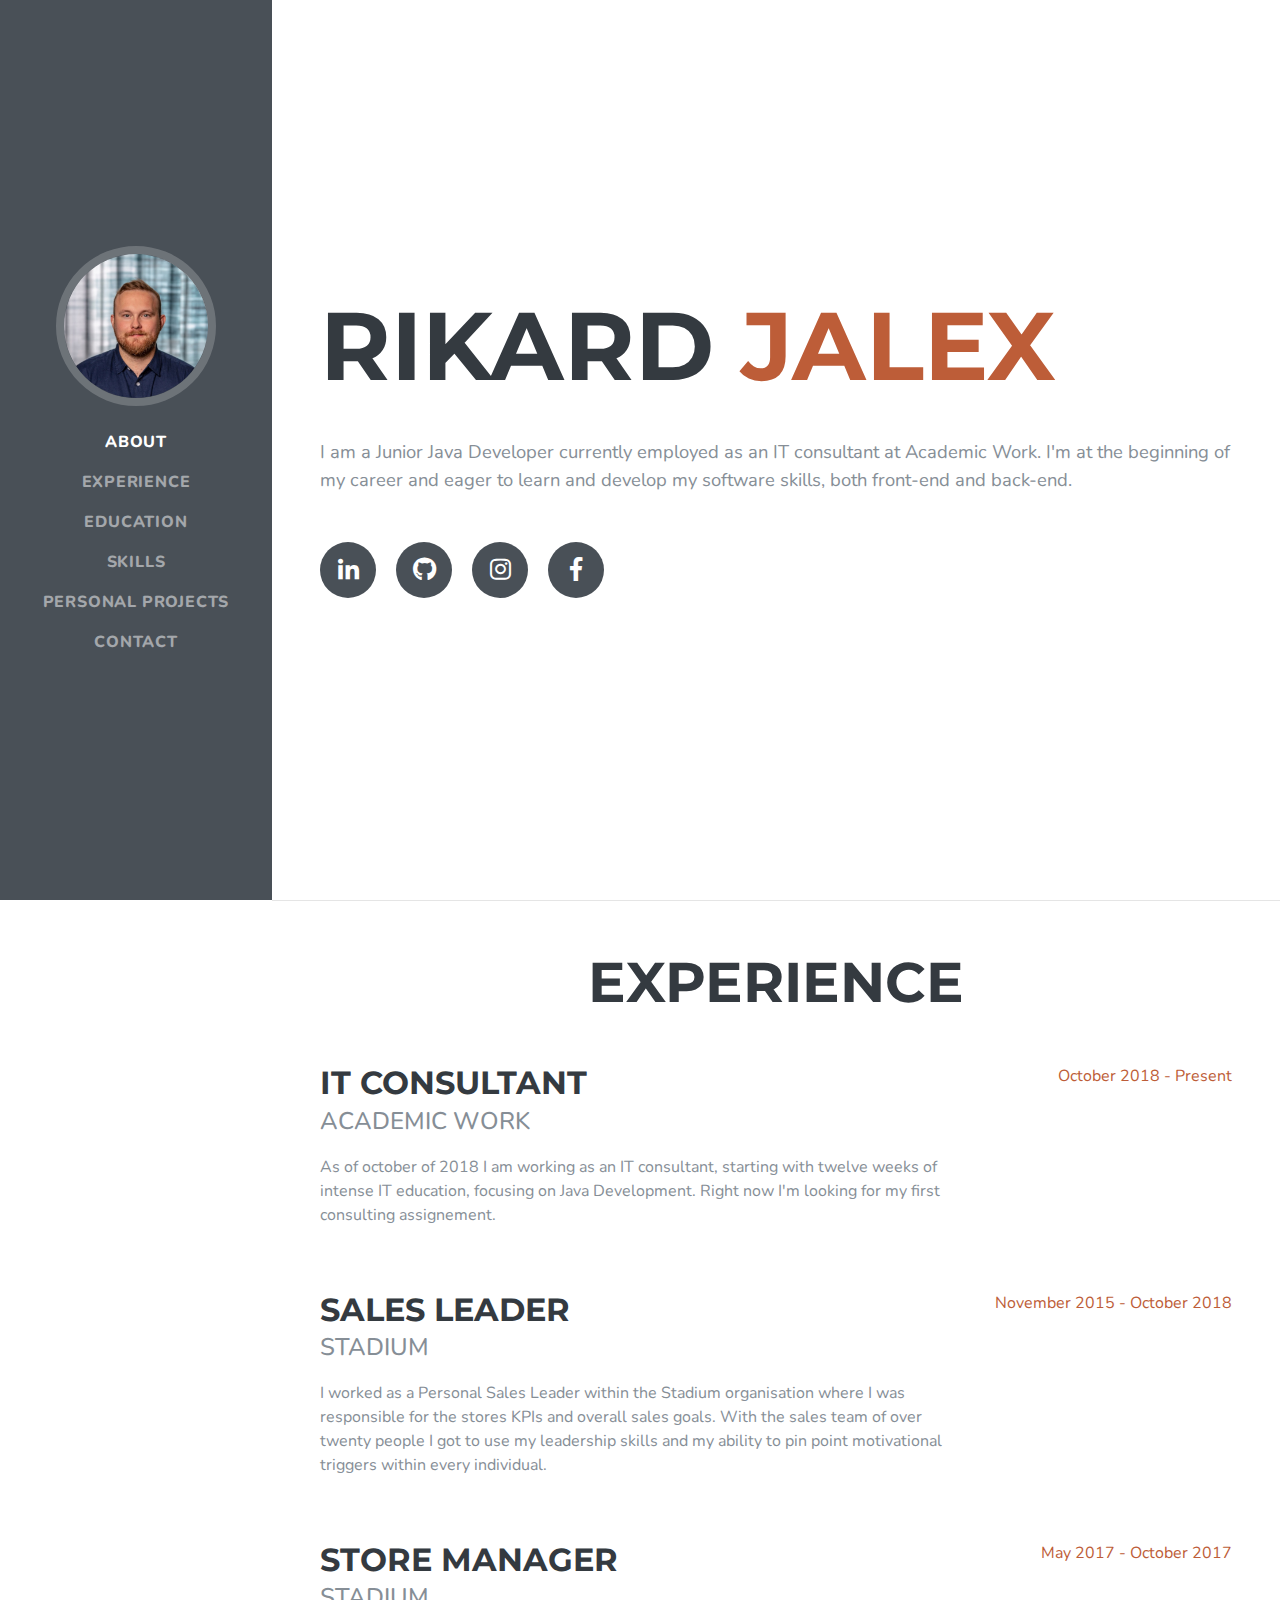
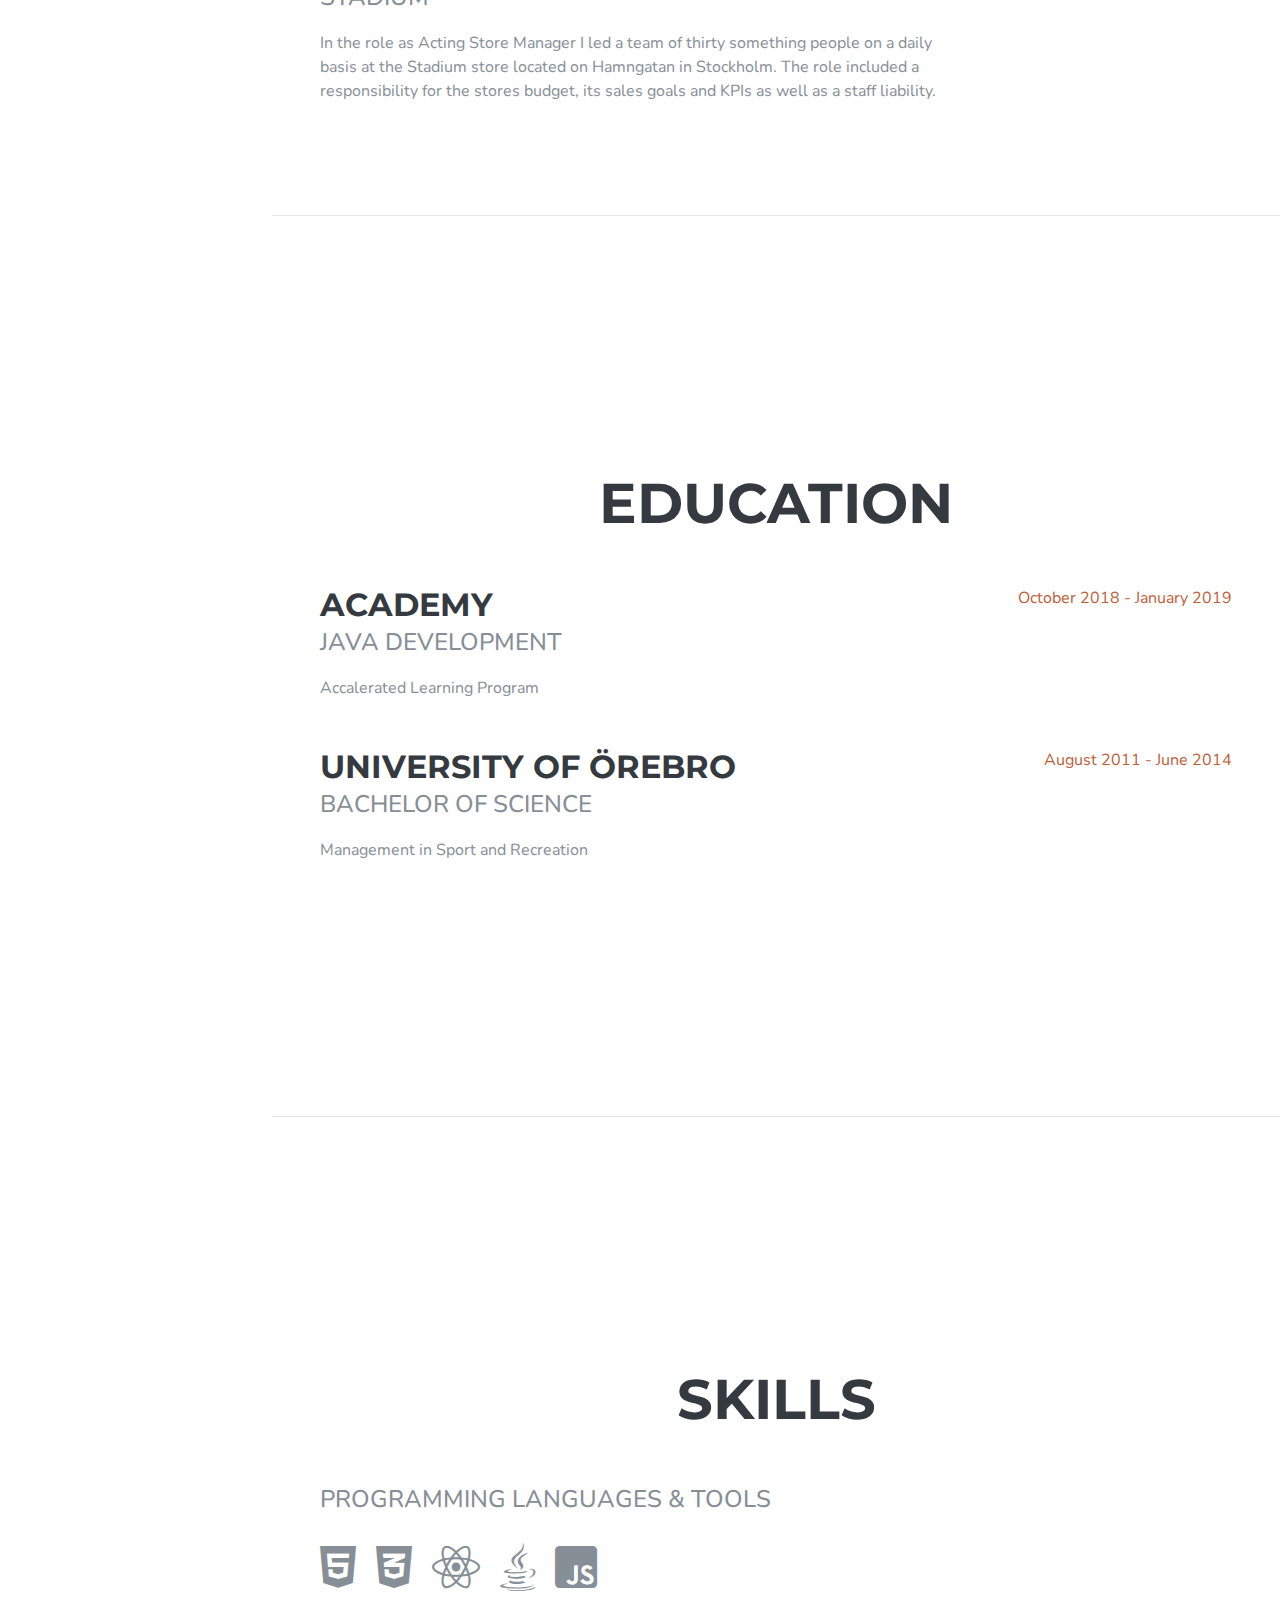
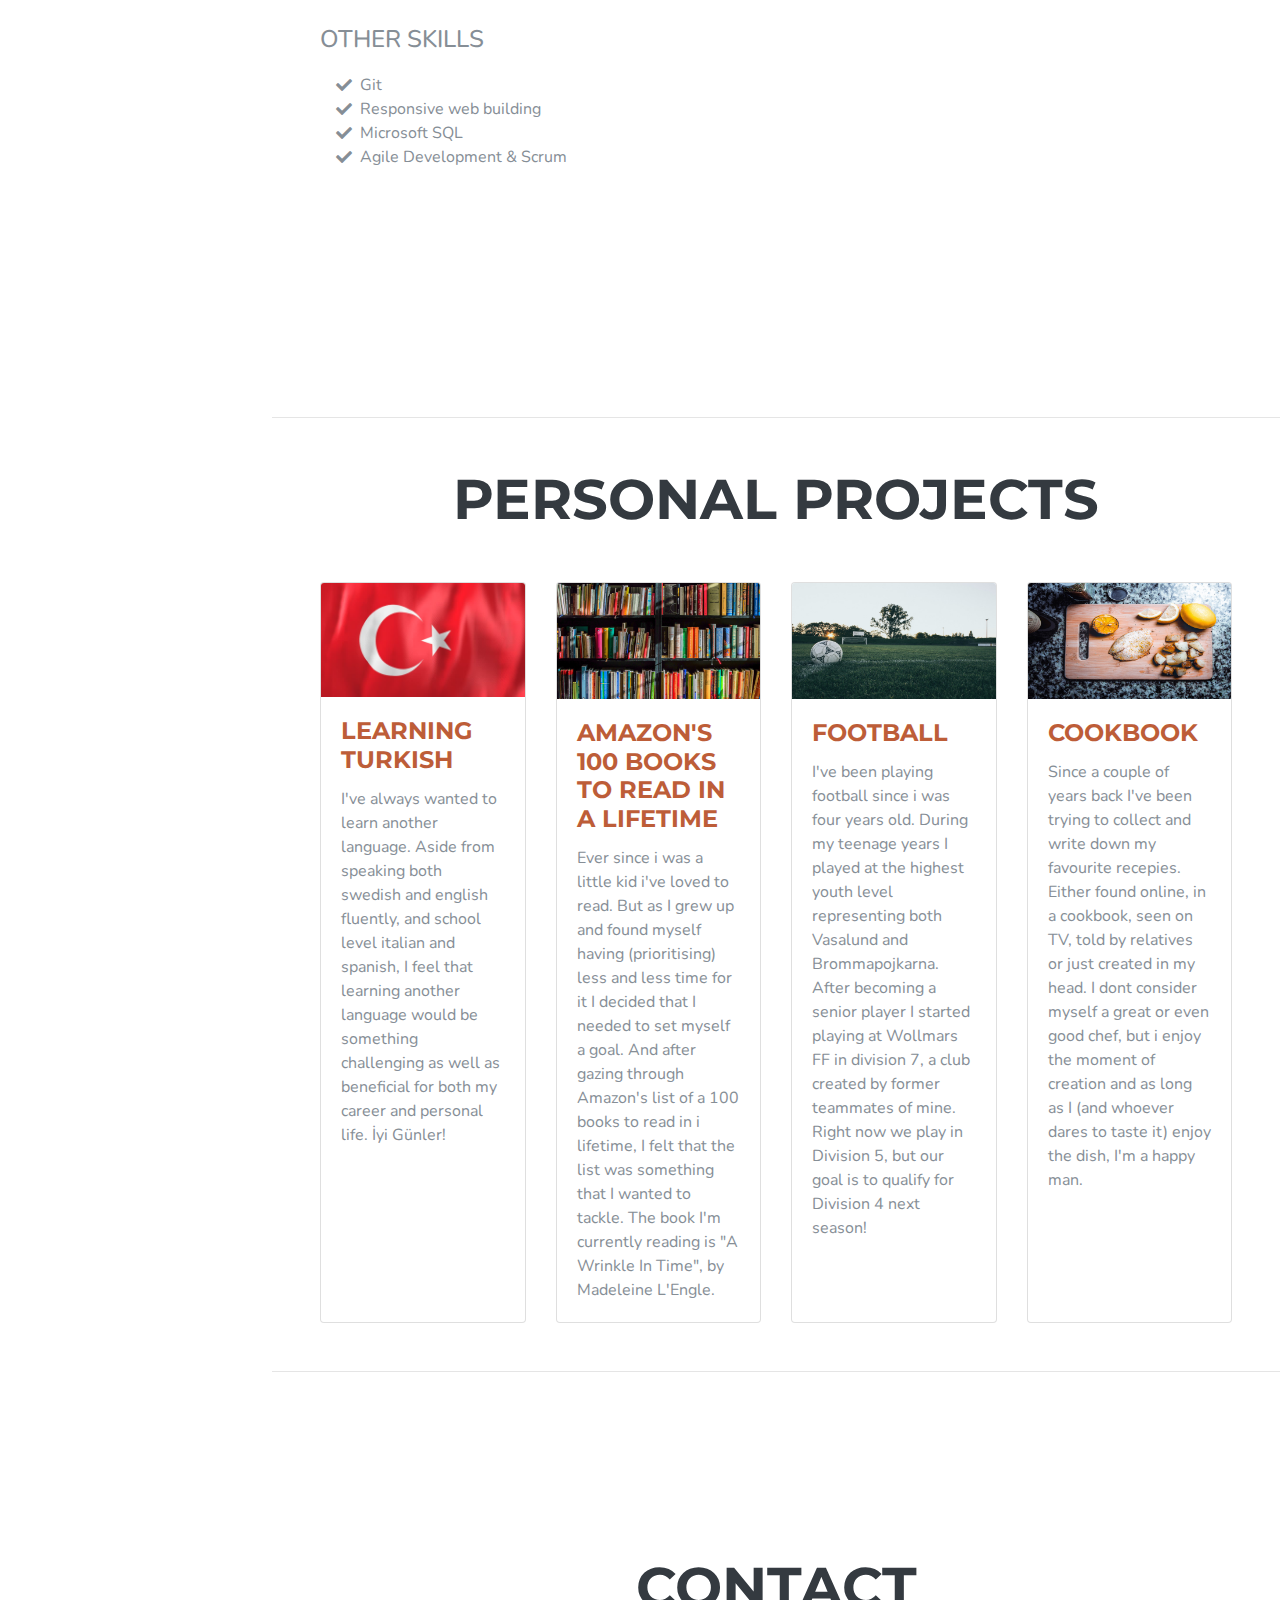
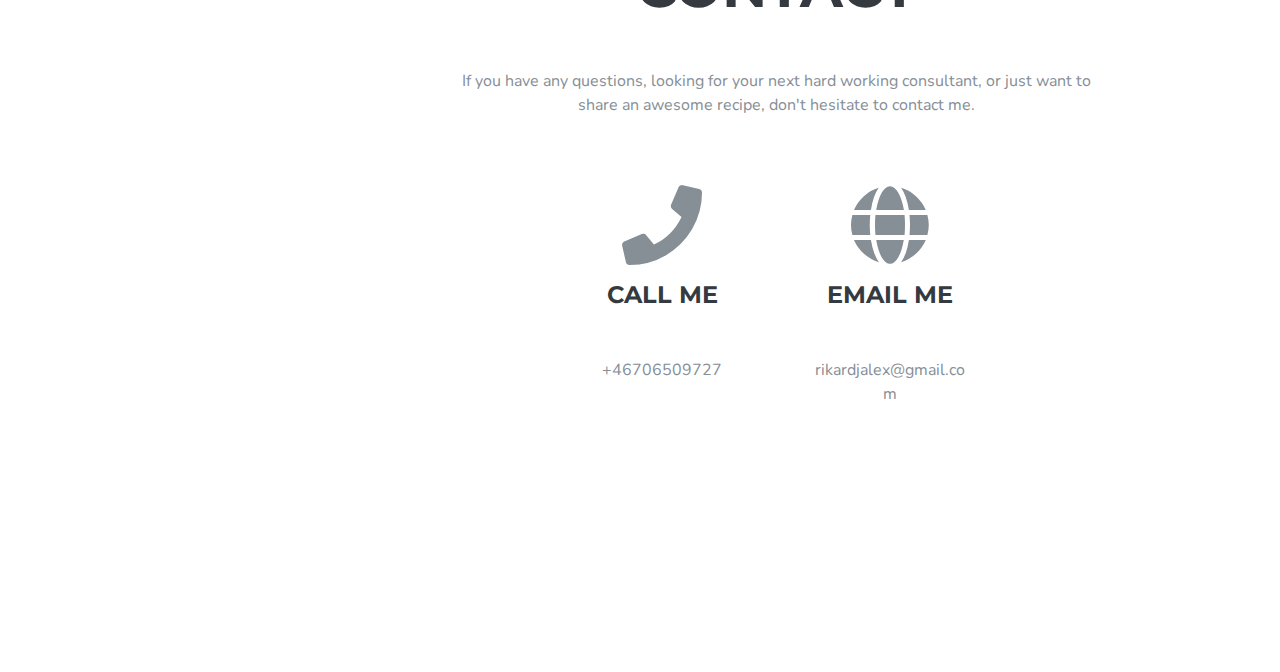
<file: HomePageRikardJalex/index.html>
<!DOCTYPE html>
<html lang="en">

  <head>

    <meta charset="utf-8">
    <meta name="viewport" content="width=device-width, initial-scale=1, shrink-to-fit=no">
    <meta name="description" content="">
    <meta name="author" content="">

    <title>Home of Rikard Jalex</title>

    <!-- Bootstrap core CSS -->
    <link href="vendor/bootstrap/css/bootstrap.min.css" rel="stylesheet">

    <!-- Custom fonts for this template -->
    <link href="https://fonts.googleapis.com/css?family=Saira+Extra+Condensed:500,700" rel="stylesheet">
    <link href="https://fonts.googleapis.com/css?family=Muli:400,400i,800,800i" rel="stylesheet">
    <link href="https://fonts.googleapis.com/css?family=Montserrat|Nunito" rel="stylesheet">
    <link href="vendor/fontawesome-free/css/all.min.css" rel="stylesheet">

    <!-- Custom styles for this template -->
    <link href="css/resume.css" rel="stylesheet">

  </head>

  <body id="page-top">

    <nav class="navbar navbar-expand-lg navbar-dark bg-primary fixed-top" id="sideNav">
      <a class="navbar-brand js-scroll-trigger" href="#page-top">
        <span class="d-block d-lg-none">Rikard Jalex</span>
        <span class="d-none d-lg-block">
          <img class="img-fluid img-profile rounded-circle mx-auto mb-2" src="img/profile.jpg" alt="">
        </span>
      </a>
      <button class="navbar-toggler" type="button" data-toggle="collapse" data-target="#navbarSupportedContent" aria-controls="navbarSupportedContent" aria-expanded="false" aria-label="Toggle navigation">
        <span class="navbar-toggler-icon"></span>
      </button>
      <div class="collapse navbar-collapse" id="navbarSupportedContent">
        <ul class="navbar-nav">
          <li class="nav-item">
            <a class="nav-link js-scroll-trigger" href="#about">About</a>
          </li>
          <li class="nav-item">
            <a class="nav-link js-scroll-trigger" href="#experience">Experience</a>
          </li>
          <li class="nav-item">
            <a class="nav-link js-scroll-trigger" href="#education">Education</a>
          </li>
          <li class="nav-item">
            <a class="nav-link js-scroll-trigger" href="#skills">Skills</a>
          </li>
          <li class="nav-item">
            <a class="nav-link js-scroll-trigger" href="#interests">Personal Projects</a>
          </li>
          <li class="nav-item">
            <a class="nav-link js-scroll-trigger" href="#awards">Contact</a>
          </li>
        </ul>
      </div>
    </nav>

    <div class="container-fluid p-0">

      <section class="resume-section p-3 p-lg-5 d-flex d-column" id="about">
        <div class="my-auto">
          <h1 class="mb-0">Rikard
            <span class="text-primary">Jalex</span>
          </h1>
          <div class="subheading mb-5">
            <a href="rikardjalex@gmail.com"></a>
          </div>
          <p class="lead mb-5">I am a Junior Java Developer currently employed as an IT consultant at Academic Work. I'm at the beginning of my career 
            and eager to learn and develop my software skills, both front-end and back-end. 
          </p>
          <div class="social-icons">
            <a href="#">
              <i class="fab fa-linkedin-in"></i>
            </a>
            <a href="#">
              <i class="fab fa-github"></i>
            </a>
            <a href="#">
              <i class="fab fa-instagram"></i>
            </a>
            <a href="#">
              <i class="fab fa-facebook-f"></i>
            </a>
          </div>
        </div>
      </section>

      <hr class="m-0">

      <section class="resume-section p-3 p-lg-5 d-flex flex-column" id="experience">
        <div class="my-auto">
          <h2 class="mb-5 text-center">Experience</h2>

          <div class="resume-item d-flex flex-column flex-md-row mb-5">
            <div class="resume-content mr-auto">
              <h3 class="mb-0">IT consultant</h3>
              <div class="subheading mb-3">Academic Work</div>
              <p>As of october of 2018 I am working as an IT consultant, starting with twelve weeks of intense IT education, focusing on Java Development. 
                Right now I'm looking for my first consulting assignement.
              </p>
            </div>
            <div class="resume-date text-md-right">
              <span class="text-primary">October 2018 - Present</span>
            </div>
          </div>

          <div class="resume-item d-flex flex-column flex-md-row mb-5">
            <div class="resume-content mr-auto">
              <h3 class="mb-0">Sales Leader</h3>
              <div class="subheading mb-3">Stadium</div>
              <p>I worked as a Personal Sales Leader within the Stadium organisation where I was responsible for the stores KPIs and overall sales goals. 
                With the sales team of over twenty people 
                I got to use my leadership skills and my ability to pin point motivational triggers within every individual.</p>
            </div>
            <div class="resume-date text-md-right">
              <span class="text-primary">November 2015 - October 2018</span>
            </div>
          </div>

          <div class="resume-item d-flex flex-column flex-md-row mb-5">
            <div class="resume-content mr-auto">
              <h3 class="mb-0">Store Manager</h3>
              <div class="subheading mb-3">Stadium</div>
              <p>In the role as Acting Store Manager I led a team of thirty something people on a daily basis at the Stadium store 
                located on Hamngatan in Stockholm. The role included a responsibility for the stores budget, its sales goals and KPIs as 
                well as a staff liability.</p>
            </div>
            <div class="resume-date text-md-right">
              <span class="text-primary">May 2017 - October 2017</span>
            </div>
          </div>

         

        </div>

      </section>

      <hr class="m-0">

      <section class="resume-section p-3 p-lg-5 d-flex flex-column" id="education">
        <div class="my-auto">
          <h2 class="mb-5 text-center">Education</h2>

          <div class="resume-item d-flex flex-column flex-md-row mb-5">
            <div class="resume-content mr-auto">
              <h3 class="mb-0">Academy</h3>
              <div class="subheading mb-3">Java Development</div>
              <div>Accalerated Learning Program</div>
              
            </div>
            <div class="resume-date text-md-right">
              <span class="text-primary">October 2018 - January 2019</span>
            </div>
          </div>

          <div class="resume-item d-flex flex-column flex-md-row">
            <div class="resume-content mr-auto">
              <h3 class="mb-0">University of Örebro</h3>
              <div class="subheading mb-3">Bachelor of Science</div>
              <div>Management in Sport and Recreation</div>
            </div>
            <div class="resume-date text-md-right">
              <span class="text-primary">August 2011 - June 2014</span>
            </div>
          </div>

        </div>
      </section>

      <hr class="m-0">

      <section class="resume-section p-3 p-lg-5 d-flex flex-column" id="skills">
        <div class="my-auto">
          <h2 class="mb-5 text-center">Skills</h2>

          <div class="subheading mb-3">Programming Languages &amp; Tools</div>
          <ul class="list-inline dev-icons">
            <li class="list-inline-item">
              <i class="fab fa-html5"></i>
            </li>
            <li class="list-inline-item">
              <i class="fab fa-css3-alt"></i>
            </li>
            <li class="list-inline-item">
              <i class="fab fa-react"></i>
            </li>
            <li class="list-inline-item">
              <i class="fab fa-java"></i>
            </li>
            <li class="list-inline-item">
                <i class="fab fa-js-square  "></i>
            </li>

          </ul>

          <div class="subheading mb-3">Other skills</div>
          <ul class="fa-ul mb-0">
            <li>
              <i class="fa-li fa fa-check"></i>
              Git</li>
            <li>
              <i class="fa-li fa fa-check"></i>
              Responsive web building</li>
            <li>
              <i class="fa-li fa fa-check"></i>
              Microsoft SQL</li>
            <li>
              <i class="fa-li fa fa-check"></i>
              Agile Development &amp; Scrum</li>
          </ul>
        </div>
      </section>

      <hr class="m-0">

      

      <section class="resume-section p-3 p-lg-5 d-flex flex-column" id="interests">
          <h2 class="mb-5 text-center ">Personal Projects</h2> 
          <div class="row">
              <div class="col-lg-3 col-md-4 col-sm-6 portfolio-item">
                <div class="card h-100">
                  <a href="#"><img class="card-img-top" src="img/turkey.jpg" alt=""></a>
                  <div class="card-body">
                    <h4 class="card-title">
                      <a href="#">Learning Turkish</a>
                    </h4>
                    <p class="card-text">I've always wanted to learn another language. Aside from speaking both swedish
                      and english fluently, and school level italian and spanish, I feel that learning another language would be something
                      challenging as well as beneficial for both my career and personal life. İyi Günler!
                    </p>
                  </div>
                </div>
              </div>
              <div class="col-lg-3 col-md-4 col-sm-6 portfolio-item">
                <div class="card h-100">
                  <a href="#"><img class="card-img-top" src="img/books.jpg" alt=""></a>
                  <div class="card-body">
                    <h4 class="card-title">
                      <a href="#">Amazon's 100 Books to Read in a Lifetime</a>
                    </h4>
                    <p class="card-text">Ever since i was a little kid i've loved to read. But as I grew up and found
                      myself having (prioritising) less and less time for it I decided that I needed to set myself a goal.
                      And after gazing through Amazon's list of a 100 books to read in i lifetime, I felt that the list 
                      was something that I wanted to tackle. The book I'm currently reading is "A Wrinkle In Time", by Madeleine L'Engle. 
                    </p>
                  </div>
                </div>
              </div>
              <div class="col-lg-3 col-md-4 col-sm-6 portfolio-item">
                <div class="card h-100">
                  <a href="#"><img class="card-img-top" src="img/football.jpg" alt=""></a>
                  <div class="card-body">
                    <h4 class="card-title">
                      <a href="#">Football</a>
                    </h4>
                    <p class="card-text">I've been playing football since i was four years old. During my teenage years I played
                      at the highest youth level representing both Vasalund and Brommapojkarna. After becoming a senior player I started 
                    playing at Wollmars FF in division 7, a club created by former teammates of mine. Right now we play in Division 5, but 
                    our goal is to qualify for Division 4 next season!
                    </p>
                  </div>
                </div>
              </div>
              <div class="col-lg-3 col-md-4 col-sm-6 portfolio-item">
                <div class="card h-100">
                  <a href="#"><img class="card-img-top" src="img/Cooking.jpg" alt=""></a>
                  <div class="card-body">
                    <h4 class="card-title">
                      <a href="#">Cookbook </a>
                    </h4>
                    <p class="card-text">Since a couple of years back I've been trying to collect and write down my favourite recepies. Either 
                      found online, in a cookbook, seen on TV, told by relatives or just created in my head. I dont consider myself a great or even 
                      good chef, but i enjoy the moment of creation and as long as I (and whoever dares to taste it) enjoy the dish, I'm a happy man. 
                    </p>
                  </div>
                </div>
              </div>
      </section>

      <hr class="m-0">

      <section class="resume-section p-3 p-lg-5 d-flex flex-column" id="awards">
        <div class="my-auto">
          
          <section id="contact">
              <div class="container">
                  <h2 class="text-center mb-5">Contact</h2>
                  <p class="text-center w-75 m-auto">If you have any questions, looking for your next hard working consultant, 
                    or just want to share an awesome recipe, don't hesitate to contact me.</p>
                  <div class="row justify-content-md-center">
                    <div class="col-sm-12 col-md-6 col-lg-3 my-5">
                      <div class="card border-0">
                         <div class="card-body text-center">
                           <i class="fa fa-phone fa-5x mb-3" aria-hidden="true"></i>
                           <h4 class="text-uppercase mb-5">call me</h4>
                           <p>+46706509727</p>
                         </div>
                       </div>
                    </div>
                   
                    <div class="col-sm-12 col-md-6 col-lg-3 my-5">
                      <div class="card border-0">
                         <div class="card-body text-center">
                           <i class="fa fa-globe fa-5x mb-3" aria-hidden="true"></i>
                           <h4 class="text-uppercase mb-5">email me</h4>
                           <p>rikardjalex@gmail.com</p>
                         </div>
                       </div>
                    </div>
                  </div>
              </div>
            </div>
          </section>
      </section>

    </div>

    <!-- Bootstrap core JavaScript -->
    <script src="vendor/jquery/jquery.min.js"></script>
    <script src="vendor/bootstrap/js/bootstrap.bundle.min.js"></script>

    <!-- Plugin JavaScript -->
    <script src="vendor/jquery-easing/jquery.easing.min.js"></script>

    <!-- Custom scripts for this template -->
    <script src="js/resume.min.js"></script>

  </body>

</html>
</file>
<file: HomePageRikardJalex/vendor/fontawesome-free/css/all.min.css>
/*!
 * Font Awesome Free 5.3.1 by @fontawesome - https://fontawesome.com
 * License - https://fontawesome.com/license/free (Icons: CC BY 4.0, Fonts: SIL OFL 1.1, Code: MIT License)
 */
.fa,.fab,.fal,.far,.fas{-moz-osx-font-smoothing:grayscale;-webkit-font-smoothing:antialiased;display:inline-block;font-style:normal;font-variant:normal;text-rendering:auto;line-height:1}.fa-lg{font-size:1.33333em;line-height:.75em;vertical-align:-.0667em}.fa-xs{font-size:.75em}.fa-sm{font-size:.875em}.fa-1x{font-size:1em}.fa-2x{font-size:2em}.fa-3x{font-size:3em}.fa-4x{font-size:4em}.fa-5x{font-size:5em}.fa-6x{font-size:6em}.fa-7x{font-size:7em}.fa-8x{font-size:8em}.fa-9x{font-size:9em}.fa-10x{font-size:10em}.fa-fw{text-align:center;width:1.25em}.fa-ul{list-style-type:none;margin-left:2.5em;padding-left:0}.fa-ul>li{position:relative}.fa-li{left:-2em;position:absolute;text-align:center;width:2em;line-height:inherit}.fa-border{border:.08em solid #eee;border-radius:.1em;padding:.2em .25em .15em}.fa-pull-left{float:left}.fa-pull-right{float:right}.fa.fa-pull-left,.fab.fa-pull-left,.fal.fa-pull-left,.far.fa-pull-left,.fas.fa-pull-left{margin-right:.3em}.fa.fa-pull-right,.fab.fa-pull-right,.fal.fa-pull-right,.far.fa-pull-right,.fas.fa-pull-right{margin-left:.3em}.fa-spin{animation:fa-spin 2s infinite linear}.fa-pulse{animation:fa-spin 1s infinite steps(8)}@keyframes fa-spin{0%{transform:rotate(0deg)}to{transform:rotate(1turn)}}.fa-rotate-90{-ms-filter:"progid:DXImageTransform.Microsoft.BasicImage(rotation=1)";transform:rotate(90deg)}.fa-rotate-180{-ms-filter:"progid:DXImageTransform.Microsoft.BasicImage(rotation=2)";transform:rotate(180deg)}.fa-rotate-270{-ms-filter:"progid:DXImageTransform.Microsoft.BasicImage(rotation=3)";transform:rotate(270deg)}.fa-flip-horizontal{-ms-filter:"progid:DXImageTransform.Microsoft.BasicImage(rotation=0, mirror=1)";transform:scaleX(-1)}.fa-flip-vertical{transform:scaleY(-1)}.fa-flip-horizontal.fa-flip-vertical,.fa-flip-vertical{-ms-filter:"progid:DXImageTransform.Microsoft.BasicImage(rotation=2, mirror=1)"}.fa-flip-horizontal.fa-flip-vertical{transform:scale(-1)}:root .fa-flip-horizontal,:root .fa-flip-vertical,:root .fa-rotate-90,:root .fa-rotate-180,:root .fa-rotate-270{-webkit-filter:none;filter:none}.fa-stack{display:inline-block;height:2em;line-height:2em;position:relative;vertical-align:middle;width:2em}.fa-stack-1x,.fa-stack-2x{left:0;position:absolute;text-align:center;width:100%}.fa-stack-1x{line-height:inherit}.fa-stack-2x{font-size:2em}.fa-inverse{color:#fff}.fa-500px:before{content:"\f26e"}.fa-accessible-icon:before{content:"\f368"}.fa-accusoft:before{content:"\f369"}.fa-ad:before{content:"\f641"}.fa-address-book:before{content:"\f2b9"}.fa-address-card:before{content:"\f2bb"}.fa-adjust:before{content:"\f042"}.fa-adn:before{content:"\f170"}.fa-adversal:before{content:"\f36a"}.fa-affiliatetheme:before{content:"\f36b"}.fa-air-freshener:before{content:"\f5d0"}.fa-algolia:before{content:"\f36c"}.fa-align-center:before{content:"\f037"}.fa-align-justify:before{content:"\f039"}.fa-align-left:before{content:"\f036"}.fa-align-right:before{content:"\f038"}.fa-alipay:before{content:"\f642"}.fa-allergies:before{content:"\f461"}.fa-amazon:before{content:"\f270"}.fa-amazon-pay:before{content:"\f42c"}.fa-ambulance:before{content:"\f0f9"}.fa-american-sign-language-interpreting:before{content:"\f2a3"}.fa-amilia:before{content:"\f36d"}.fa-anchor:before{content:"\f13d"}.fa-android:before{content:"\f17b"}.fa-angellist:before{content:"\f209"}.fa-angle-double-down:before{content:"\f103"}.fa-angle-double-left:before{content:"\f100"}.fa-angle-double-right:before{content:"\f101"}.fa-angle-double-up:before{content:"\f102"}.fa-angle-down:before{content:"\f107"}.fa-angle-left:before{content:"\f104"}.fa-angle-right:before{content:"\f105"}.fa-angle-up:before{content:"\f106"}.fa-angry:before{content:"\f556"}.fa-angrycreative:before{content:"\f36e"}.fa-angular:before{content:"\f420"}.fa-ankh:before{content:"\f644"}.fa-app-store:before{content:"\f36f"}.fa-app-store-ios:before{content:"\f370"}.fa-apper:before{content:"\f371"}.fa-apple:before{content:"\f179"}.fa-apple-alt:before{content:"\f5d1"}.fa-apple-pay:before{content:"\f415"}.fa-archive:before{content:"\f187"}.fa-archway:before{content:"\f557"}.fa-arrow-alt-circle-down:before{content:"\f358"}.fa-arrow-alt-circle-left:before{content:"\f359"}.fa-arrow-alt-circle-right:before{content:"\f35a"}.fa-arrow-alt-circle-up:before{content:"\f35b"}.fa-arrow-circle-down:before{content:"\f0ab"}.fa-arrow-circle-left:before{content:"\f0a8"}.fa-arrow-circle-right:before{content:"\f0a9"}.fa-arrow-circle-up:before{content:"\f0aa"}.fa-arrow-down:before{content:"\f063"}.fa-arrow-left:before{content:"\f060"}.fa-arrow-right:before{content:"\f061"}.fa-arrow-up:before{content:"\f062"}.fa-arrows-alt:before{content:"\f0b2"}.fa-arrows-alt-h:before{content:"\f337"}.fa-arrows-alt-v:before{content:"\f338"}.fa-assistive-listening-systems:before{content:"\f2a2"}.fa-asterisk:before{content:"\f069"}.fa-asymmetrik:before{content:"\f372"}.fa-at:before{content:"\f1fa"}.fa-atlas:before{content:"\f558"}.fa-atom:before{content:"\f5d2"}.fa-audible:before{content:"\f373"}.fa-audio-description:before{content:"\f29e"}.fa-autoprefixer:before{content:"\f41c"}.fa-avianex:before{content:"\f374"}.fa-aviato:before{content:"\f421"}.fa-award:before{content:"\f559"}.fa-aws:before{content:"\f375"}.fa-backspace:before{content:"\f55a"}.fa-backward:before{content:"\f04a"}.fa-balance-scale:before{content:"\f24e"}.fa-ban:before{content:"\f05e"}.fa-band-aid:before{content:"\f462"}.fa-bandcamp:before{content:"\f2d5"}.fa-barcode:before{content:"\f02a"}.fa-bars:before{content:"\f0c9"}.fa-baseball-ball:before{content:"\f433"}.fa-basketball-ball:before{content:"\f434"}.fa-bath:before{content:"\f2cd"}.fa-battery-empty:before{content:"\f244"}.fa-battery-full:before{content:"\f240"}.fa-battery-half:before{content:"\f242"}.fa-battery-quarter:before{content:"\f243"}.fa-battery-three-quarters:before{content:"\f241"}.fa-bed:before{content:"\f236"}.fa-beer:before{content:"\f0fc"}.fa-behance:before{content:"\f1b4"}.fa-behance-square:before{content:"\f1b5"}.fa-bell:before{content:"\f0f3"}.fa-bell-slash:before{content:"\f1f6"}.fa-bezier-curve:before{content:"\f55b"}.fa-bible:before{content:"\f647"}.fa-bicycle:before{content:"\f206"}.fa-bimobject:before{content:"\f378"}.fa-binoculars:before{content:"\f1e5"}.fa-birthday-cake:before{content:"\f1fd"}.fa-bitbucket:before{content:"\f171"}.fa-bitcoin:before{content:"\f379"}.fa-bity:before{content:"\f37a"}.fa-black-tie:before{content:"\f27e"}.fa-blackberry:before{content:"\f37b"}.fa-blender:before{content:"\f517"}.fa-blind:before{content:"\f29d"}.fa-blogger:before{content:"\f37c"}.fa-blogger-b:before{content:"\f37d"}.fa-bluetooth:before{content:"\f293"}.fa-bluetooth-b:before{content:"\f294"}.fa-bold:before{content:"\f032"}.fa-bolt:before{content:"\f0e7"}.fa-bomb:before{content:"\f1e2"}.fa-bone:before{content:"\f5d7"}.fa-bong:before{content:"\f55c"}.fa-book:before{content:"\f02d"}.fa-book-open:before{content:"\f518"}.fa-book-reader:before{content:"\f5da"}.fa-bookmark:before{content:"\f02e"}.fa-bowling-ball:before{content:"\f436"}.fa-box:before{content:"\f466"}.fa-box-open:before{content:"\f49e"}.fa-boxes:before{content:"\f468"}.fa-braille:before{content:"\f2a1"}.fa-brain:before{content:"\f5dc"}.fa-briefcase:before{content:"\f0b1"}.fa-briefcase-medical:before{content:"\f469"}.fa-broadcast-tower:before{content:"\f519"}.fa-broom:before{content:"\f51a"}.fa-brush:before{content:"\f55d"}.fa-btc:before{content:"\f15a"}.fa-bug:before{content:"\f188"}.fa-building:before{content:"\f1ad"}.fa-bullhorn:before{content:"\f0a1"}.fa-bullseye:before{content:"\f140"}.fa-burn:before{content:"\f46a"}.fa-buromobelexperte:before{content:"\f37f"}.fa-bus:before{content:"\f207"}.fa-bus-alt:before{content:"\f55e"}.fa-business-time:before{content:"\f64a"}.fa-buysellads:before{content:"\f20d"}.fa-calculator:before{content:"\f1ec"}.fa-calendar:before{content:"\f133"}.fa-calendar-alt:before{content:"\f073"}.fa-calendar-check:before{content:"\f274"}.fa-calendar-minus:before{content:"\f272"}.fa-calendar-plus:before{content:"\f271"}.fa-calendar-times:before{content:"\f273"}.fa-camera:before{content:"\f030"}.fa-camera-retro:before{content:"\f083"}.fa-cannabis:before{content:"\f55f"}.fa-capsules:before{content:"\f46b"}.fa-car:before{content:"\f1b9"}.fa-car-alt:before{content:"\f5de"}.fa-car-battery:before{content:"\f5df"}.fa-car-crash:before{content:"\f5e1"}.fa-car-side:before{content:"\f5e4"}.fa-caret-down:before{content:"\f0d7"}.fa-caret-left:before{content:"\f0d9"}.fa-caret-right:before{content:"\f0da"}.fa-caret-square-down:before{content:"\f150"}.fa-caret-square-left:before{content:"\f191"}.fa-caret-square-right:before{content:"\f152"}.fa-caret-square-up:before{content:"\f151"}.fa-caret-up:before{content:"\f0d8"}.fa-cart-arrow-down:before{content:"\f218"}.fa-cart-plus:before{content:"\f217"}.fa-cc-amazon-pay:before{content:"\f42d"}.fa-cc-amex:before{content:"\f1f3"}.fa-cc-apple-pay:before{content:"\f416"}.fa-cc-diners-club:before{content:"\f24c"}.fa-cc-discover:before{content:"\f1f2"}.fa-cc-jcb:before{content:"\f24b"}.fa-cc-mastercard:before{content:"\f1f1"}.fa-cc-paypal:before{content:"\f1f4"}.fa-cc-stripe:before{content:"\f1f5"}.fa-cc-visa:before{content:"\f1f0"}.fa-centercode:before{content:"\f380"}.fa-certificate:before{content:"\f0a3"}.fa-chalkboard:before{content:"\f51b"}.fa-chalkboard-teacher:before{content:"\f51c"}.fa-charging-station:before{content:"\f5e7"}.fa-chart-area:before{content:"\f1fe"}.fa-chart-bar:before{content:"\f080"}.fa-chart-line:before{content:"\f201"}.fa-chart-pie:before{content:"\f200"}.fa-check:before{content:"\f00c"}.fa-check-circle:before{content:"\f058"}.fa-check-double:before{content:"\f560"}.fa-check-square:before{content:"\f14a"}.fa-chess:before{content:"\f439"}.fa-chess-bishop:before{content:"\f43a"}.fa-chess-board:before{content:"\f43c"}.fa-chess-king:before{content:"\f43f"}.fa-chess-knight:before{content:"\f441"}.fa-chess-pawn:before{content:"\f443"}.fa-chess-queen:before{content:"\f445"}.fa-chess-rook:before{content:"\f447"}.fa-chevron-circle-down:before{content:"\f13a"}.fa-chevron-circle-left:before{content:"\f137"}.fa-chevron-circle-right:before{content:"\f138"}.fa-chevron-circle-up:before{content:"\f139"}.fa-chevron-down:before{content:"\f078"}.fa-chevron-left:before{content:"\f053"}.fa-chevron-right:before{content:"\f054"}.fa-chevron-up:before{content:"\f077"}.fa-child:before{content:"\f1ae"}.fa-chrome:before{content:"\f268"}.fa-church:before{content:"\f51d"}.fa-circle:before{content:"\f111"}.fa-circle-notch:before{content:"\f1ce"}.fa-city:before{content:"\f64f"}.fa-clipboard:before{content:"\f328"}.fa-clipboard-check:before{content:"\f46c"}.fa-clipboard-list:before{content:"\f46d"}.fa-clock:before{content:"\f017"}.fa-clone:before{content:"\f24d"}.fa-closed-captioning:before{content:"\f20a"}.fa-cloud:before{content:"\f0c2"}.fa-cloud-download-alt:before{content:"\f381"}.fa-cloud-upload-alt:before{content:"\f382"}.fa-cloudscale:before{content:"\f383"}.fa-cloudsmith:before{content:"\f384"}.fa-cloudversify:before{content:"\f385"}.fa-cocktail:before{content:"\f561"}.fa-code:before{content:"\f121"}.fa-code-branch:before{content:"\f126"}.fa-codepen:before{content:"\f1cb"}.fa-codiepie:before{content:"\f284"}.fa-coffee:before{content:"\f0f4"}.fa-cog:before{content:"\f013"}.fa-cogs:before{content:"\f085"}.fa-coins:before{content:"\f51e"}.fa-columns:before{content:"\f0db"}.fa-comment:before{content:"\f075"}.fa-comment-alt:before{content:"\f27a"}.fa-comment-dollar:before{content:"\f651"}.fa-comment-dots:before{content:"\f4ad"}.fa-comment-slash:before{content:"\f4b3"}.fa-comments:before{content:"\f086"}.fa-comments-dollar:before{content:"\f653"}.fa-compact-disc:before{content:"\f51f"}.fa-compass:before{content:"\f14e"}.fa-compress:before{content:"\f066"}.fa-concierge-bell:before{content:"\f562"}.fa-connectdevelop:before{content:"\f20e"}.fa-contao:before{content:"\f26d"}.fa-cookie:before{content:"\f563"}.fa-cookie-bite:before{content:"\f564"}.fa-copy:before{content:"\f0c5"}.fa-copyright:before{content:"\f1f9"}.fa-couch:before{content:"\f4b8"}.fa-cpanel:before{content:"\f388"}.fa-creative-commons:before{content:"\f25e"}.fa-creative-commons-by:before{content:"\f4e7"}.fa-creative-commons-nc:before{content:"\f4e8"}.fa-creative-commons-nc-eu:before{content:"\f4e9"}.fa-creative-commons-nc-jp:before{content:"\f4ea"}.fa-creative-commons-nd:before{content:"\f4eb"}.fa-creative-commons-pd:before{content:"\f4ec"}.fa-creative-commons-pd-alt:before{content:"\f4ed"}.fa-creative-commons-remix:before{content:"\f4ee"}.fa-creative-commons-sa:before{content:"\f4ef"}.fa-creative-commons-sampling:before{content:"\f4f0"}.fa-creative-commons-sampling-plus:before{content:"\f4f1"}.fa-creative-commons-share:before{content:"\f4f2"}.fa-credit-card:before{content:"\f09d"}.fa-crop:before{content:"\f125"}.fa-crop-alt:before{content:"\f565"}.fa-cross:before{content:"\f654"}.fa-crosshairs:before{content:"\f05b"}.fa-crow:before{content:"\f520"}.fa-crown:before{content:"\f521"}.fa-css3:before{content:"\f13c"}.fa-css3-alt:before{content:"\f38b"}.fa-cube:before{content:"\f1b2"}.fa-cubes:before{content:"\f1b3"}.fa-cut:before{content:"\f0c4"}.fa-cuttlefish:before{content:"\f38c"}.fa-d-and-d:before{content:"\f38d"}.fa-dashcube:before{content:"\f210"}.fa-database:before{content:"\f1c0"}.fa-deaf:before{content:"\f2a4"}.fa-delicious:before{content:"\f1a5"}.fa-deploydog:before{content:"\f38e"}.fa-deskpro:before{content:"\f38f"}.fa-desktop:before{content:"\f108"}.fa-deviantart:before{content:"\f1bd"}.fa-dharmachakra:before{content:"\f655"}.fa-diagnoses:before{content:"\f470"}.fa-dice:before{content:"\f522"}.fa-dice-five:before{content:"\f523"}.fa-dice-four:before{content:"\f524"}.fa-dice-one:before{content:"\f525"}.fa-dice-six:before{content:"\f526"}.fa-dice-three:before{content:"\f527"}.fa-dice-two:before{content:"\f528"}.fa-digg:before{content:"\f1a6"}.fa-digital-ocean:before{content:"\f391"}.fa-digital-tachograph:before{content:"\f566"}.fa-directions:before{content:"\f5eb"}.fa-discord:before{content:"\f392"}.fa-discourse:before{content:"\f393"}.fa-divide:before{content:"\f529"}.fa-dizzy:before{content:"\f567"}.fa-dna:before{content:"\f471"}.fa-dochub:before{content:"\f394"}.fa-docker:before{content:"\f395"}.fa-dollar-sign:before{content:"\f155"}.fa-dolly:before{content:"\f472"}.fa-dolly-flatbed:before{content:"\f474"}.fa-donate:before{content:"\f4b9"}.fa-door-closed:before{content:"\f52a"}.fa-door-open:before{content:"\f52b"}.fa-dot-circle:before{content:"\f192"}.fa-dove:before{content:"\f4ba"}.fa-download:before{content:"\f019"}.fa-draft2digital:before{content:"\f396"}.fa-drafting-compass:before{content:"\f568"}.fa-draw-polygon:before{content:"\f5ee"}.fa-dribbble:before{content:"\f17d"}.fa-dribbble-square:before{content:"\f397"}.fa-dropbox:before{content:"\f16b"}.fa-drum:before{content:"\f569"}.fa-drum-steelpan:before{content:"\f56a"}.fa-drupal:before{content:"\f1a9"}.fa-dumbbell:before{content:"\f44b"}.fa-dyalog:before{content:"\f399"}.fa-earlybirds:before{content:"\f39a"}.fa-ebay:before{content:"\f4f4"}.fa-edge:before{content:"\f282"}.fa-edit:before{content:"\f044"}.fa-eject:before{content:"\f052"}.fa-elementor:before{content:"\f430"}.fa-ellipsis-h:before{content:"\f141"}.fa-ellipsis-v:before{content:"\f142"}.fa-ello:before{content:"\f5f1"}.fa-ember:before{content:"\f423"}.fa-empire:before{content:"\f1d1"}.fa-envelope:before{content:"\f0e0"}.fa-envelope-open:before{content:"\f2b6"}.fa-envelope-open-text:before{content:"\f658"}.fa-envelope-square:before{content:"\f199"}.fa-envira:before{content:"\f299"}.fa-equals:before{content:"\f52c"}.fa-eraser:before{content:"\f12d"}.fa-erlang:before{content:"\f39d"}.fa-ethereum:before{content:"\f42e"}.fa-etsy:before{content:"\f2d7"}.fa-euro-sign:before{content:"\f153"}.fa-exchange-alt:before{content:"\f362"}.fa-exclamation:before{content:"\f12a"}.fa-exclamation-circle:before{content:"\f06a"}.fa-exclamation-triangle:before{content:"\f071"}.fa-expand:before{content:"\f065"}.fa-expand-arrows-alt:before{content:"\f31e"}.fa-expeditedssl:before{content:"\f23e"}.fa-external-link-alt:before{content:"\f35d"}.fa-external-link-square-alt:before{content:"\f360"}.fa-eye:before{content:"\f06e"}.fa-eye-dropper:before{content:"\f1fb"}.fa-eye-slash:before{content:"\f070"}.fa-facebook:before{content:"\f09a"}.fa-facebook-f:before{content:"\f39e"}.fa-facebook-messenger:before{content:"\f39f"}.fa-facebook-square:before{content:"\f082"}.fa-fast-backward:before{content:"\f049"}.fa-fast-forward:before{content:"\f050"}.fa-fax:before{content:"\f1ac"}.fa-feather:before{content:"\f52d"}.fa-feather-alt:before{content:"\f56b"}.fa-female:before{content:"\f182"}.fa-fighter-jet:before{content:"\f0fb"}.fa-file:before{content:"\f15b"}.fa-file-alt:before{content:"\f15c"}.fa-file-archive:before{content:"\f1c6"}.fa-file-audio:before{content:"\f1c7"}.fa-file-code:before{content:"\f1c9"}.fa-file-contract:before{content:"\f56c"}.fa-file-download:before{content:"\f56d"}.fa-file-excel:before{content:"\f1c3"}.fa-file-export:before{content:"\f56e"}.fa-file-image:before{content:"\f1c5"}.fa-file-import:before{content:"\f56f"}.fa-file-invoice:before{content:"\f570"}.fa-file-invoice-dollar:before{content:"\f571"}.fa-file-medical:before{content:"\f477"}.fa-file-medical-alt:before{content:"\f478"}.fa-file-pdf:before{content:"\f1c1"}.fa-file-powerpoint:before{content:"\f1c4"}.fa-file-prescription:before{content:"\f572"}.fa-file-signature:before{content:"\f573"}.fa-file-upload:before{content:"\f574"}.fa-file-video:before{content:"\f1c8"}.fa-file-word:before{content:"\f1c2"}.fa-fill:before{content:"\f575"}.fa-fill-drip:before{content:"\f576"}.fa-film:before{content:"\f008"}.fa-filter:before{content:"\f0b0"}.fa-fingerprint:before{content:"\f577"}.fa-fire:before{content:"\f06d"}.fa-fire-extinguisher:before{content:"\f134"}.fa-firefox:before{content:"\f269"}.fa-first-aid:before{content:"\f479"}.fa-first-order:before{content:"\f2b0"}.fa-first-order-alt:before{content:"\f50a"}.fa-firstdraft:before{content:"\f3a1"}.fa-fish:before{content:"\f578"}.fa-flag:before{content:"\f024"}.fa-flag-checkered:before{content:"\f11e"}.fa-flask:before{content:"\f0c3"}.fa-flickr:before{content:"\f16e"}.fa-flipboard:before{content:"\f44d"}.fa-flushed:before{content:"\f579"}.fa-fly:before{content:"\f417"}.fa-folder:before{content:"\f07b"}.fa-folder-minus:before{content:"\f65d"}.fa-folder-open:before{content:"\f07c"}.fa-folder-plus:before{content:"\f65e"}.fa-font:before{content:"\f031"}.fa-font-awesome:before{content:"\f2b4"}.fa-font-awesome-alt:before{content:"\f35c"}.fa-font-awesome-flag:before{content:"\f425"}.fa-font-awesome-logo-full:before{content:"\f4e6"}.fa-fonticons:before{content:"\f280"}.fa-fonticons-fi:before{content:"\f3a2"}.fa-football-ball:before{content:"\f44e"}.fa-fort-awesome:before{content:"\f286"}.fa-fort-awesome-alt:before{content:"\f3a3"}.fa-forumbee:before{content:"\f211"}.fa-forward:before{content:"\f04e"}.fa-foursquare:before{content:"\f180"}.fa-free-code-camp:before{content:"\f2c5"}.fa-freebsd:before{content:"\f3a4"}.fa-frog:before{content:"\f52e"}.fa-frown:before{content:"\f119"}.fa-frown-open:before{content:"\f57a"}.fa-fulcrum:before{content:"\f50b"}.fa-funnel-dollar:before{content:"\f662"}.fa-futbol:before{content:"\f1e3"}.fa-galactic-republic:before{content:"\f50c"}.fa-galactic-senate:before{content:"\f50d"}.fa-gamepad:before{content:"\f11b"}.fa-gas-pump:before{content:"\f52f"}.fa-gavel:before{content:"\f0e3"}.fa-gem:before{content:"\f3a5"}.fa-genderless:before{content:"\f22d"}.fa-get-pocket:before{content:"\f265"}.fa-gg:before{content:"\f260"}.fa-gg-circle:before{content:"\f261"}.fa-gift:before{content:"\f06b"}.fa-git:before{content:"\f1d3"}.fa-git-square:before{content:"\f1d2"}.fa-github:before{content:"\f09b"}.fa-github-alt:before{content:"\f113"}.fa-github-square:before{content:"\f092"}.fa-gitkraken:before{content:"\f3a6"}.fa-gitlab:before{content:"\f296"}.fa-gitter:before{content:"\f426"}.fa-glass-martini:before{content:"\f000"}.fa-glass-martini-alt:before{content:"\f57b"}.fa-glasses:before{content:"\f530"}.fa-glide:before{content:"\f2a5"}.fa-glide-g:before{content:"\f2a6"}.fa-globe:before{content:"\f0ac"}.fa-globe-africa:before{content:"\f57c"}.fa-globe-americas:before{content:"\f57d"}.fa-globe-asia:before{content:"\f57e"}.fa-gofore:before{content:"\f3a7"}.fa-golf-ball:before{content:"\f450"}.fa-goodreads:before{content:"\f3a8"}.fa-goodreads-g:before{content:"\f3a9"}.fa-google:before{content:"\f1a0"}.fa-google-drive:before{content:"\f3aa"}.fa-google-play:before{content:"\f3ab"}.fa-google-plus:before{content:"\f2b3"}.fa-google-plus-g:before{content:"\f0d5"}.fa-google-plus-square:before{content:"\f0d4"}.fa-google-wallet:before{content:"\f1ee"}.fa-gopuram:before{content:"\f664"}.fa-graduation-cap:before{content:"\f19d"}.fa-gratipay:before{content:"\f184"}.fa-grav:before{content:"\f2d6"}.fa-greater-than:before{content:"\f531"}.fa-greater-than-equal:before{content:"\f532"}.fa-grimace:before{content:"\f57f"}.fa-grin:before{content:"\f580"}.fa-grin-alt:before{content:"\f581"}.fa-grin-beam:before{content:"\f582"}.fa-grin-beam-sweat:before{content:"\f583"}.fa-grin-hearts:before{content:"\f584"}.fa-grin-squint:before{content:"\f585"}.fa-grin-squint-tears:before{content:"\f586"}.fa-grin-stars:before{content:"\f587"}.fa-grin-tears:before{content:"\f588"}.fa-grin-tongue:before{content:"\f589"}.fa-grin-tongue-squint:before{content:"\f58a"}.fa-grin-tongue-wink:before{content:"\f58b"}.fa-grin-wink:before{content:"\f58c"}.fa-grip-horizontal:before{content:"\f58d"}.fa-grip-vertical:before{content:"\f58e"}.fa-gripfire:before{content:"\f3ac"}.fa-grunt:before{content:"\f3ad"}.fa-gulp:before{content:"\f3ae"}.fa-h-square:before{content:"\f0fd"}.fa-hacker-news:before{content:"\f1d4"}.fa-hacker-news-square:before{content:"\f3af"}.fa-hackerrank:before{content:"\f5f7"}.fa-hamsa:before{content:"\f665"}.fa-hand-holding:before{content:"\f4bd"}.fa-hand-holding-heart:before{content:"\f4be"}.fa-hand-holding-usd:before{content:"\f4c0"}.fa-hand-lizard:before{content:"\f258"}.fa-hand-paper:before{content:"\f256"}.fa-hand-peace:before{content:"\f25b"}.fa-hand-point-down:before{content:"\f0a7"}.fa-hand-point-left:before{content:"\f0a5"}.fa-hand-point-right:before{content:"\f0a4"}.fa-hand-point-up:before{content:"\f0a6"}.fa-hand-pointer:before{content:"\f25a"}.fa-hand-rock:before{content:"\f255"}.fa-hand-scissors:before{content:"\f257"}.fa-hand-spock:before{content:"\f259"}.fa-hands:before{content:"\f4c2"}.fa-hands-helping:before{content:"\f4c4"}.fa-handshake:before{content:"\f2b5"}.fa-hashtag:before{content:"\f292"}.fa-haykal:before{content:"\f666"}.fa-hdd:before{content:"\f0a0"}.fa-heading:before{content:"\f1dc"}.fa-headphones:before{content:"\f025"}.fa-headphones-alt:before{content:"\f58f"}.fa-headset:before{content:"\f590"}.fa-heart:before{content:"\f004"}.fa-heartbeat:before{content:"\f21e"}.fa-helicopter:before{content:"\f533"}.fa-highlighter:before{content:"\f591"}.fa-hips:before{content:"\f452"}.fa-hire-a-helper:before{content:"\f3b0"}.fa-history:before{content:"\f1da"}.fa-hockey-puck:before{content:"\f453"}.fa-home:before{content:"\f015"}.fa-hooli:before{content:"\f427"}.fa-hornbill:before{content:"\f592"}.fa-hospital:before{content:"\f0f8"}.fa-hospital-alt:before{content:"\f47d"}.fa-hospital-symbol:before{content:"\f47e"}.fa-hot-tub:before{content:"\f593"}.fa-hotel:before{content:"\f594"}.fa-hotjar:before{content:"\f3b1"}.fa-hourglass:before{content:"\f254"}.fa-hourglass-end:before{content:"\f253"}.fa-hourglass-half:before{content:"\f252"}.fa-hourglass-start:before{content:"\f251"}.fa-houzz:before{content:"\f27c"}.fa-html5:before{content:"\f13b"}.fa-hubspot:before{content:"\f3b2"}.fa-i-cursor:before{content:"\f246"}.fa-id-badge:before{content:"\f2c1"}.fa-id-card:before{content:"\f2c2"}.fa-id-card-alt:before{content:"\f47f"}.fa-image:before{content:"\f03e"}.fa-images:before{content:"\f302"}.fa-imdb:before{content:"\f2d8"}.fa-inbox:before{content:"\f01c"}.fa-indent:before{content:"\f03c"}.fa-industry:before{content:"\f275"}.fa-infinity:before{content:"\f534"}.fa-info:before{content:"\f129"}.fa-info-circle:before{content:"\f05a"}.fa-instagram:before{content:"\f16d"}.fa-internet-explorer:before{content:"\f26b"}.fa-ioxhost:before{content:"\f208"}.fa-italic:before{content:"\f033"}.fa-itunes:before{content:"\f3b4"}.fa-itunes-note:before{content:"\f3b5"}.fa-java:before{content:"\f4e4"}.fa-jedi:before{content:"\f669"}.fa-jedi-order:before{content:"\f50e"}.fa-jenkins:before{content:"\f3b6"}.fa-joget:before{content:"\f3b7"}.fa-joint:before{content:"\f595"}.fa-joomla:before{content:"\f1aa"}.fa-journal-whills:before{content:"\f66a"}.fa-js:before{content:"\f3b8"}.fa-js-square:before{content:"\f3b9"}.fa-jsfiddle:before{content:"\f1cc"}.fa-kaaba:before{content:"\f66b"}.fa-kaggle:before{content:"\f5fa"}.fa-key:before{content:"\f084"}.fa-keybase:before{content:"\f4f5"}.fa-keyboard:before{content:"\f11c"}.fa-keycdn:before{content:"\f3ba"}.fa-khanda:before{content:"\f66d"}.fa-kickstarter:before{content:"\f3bb"}.fa-kickstarter-k:before{content:"\f3bc"}.fa-kiss:before{content:"\f596"}.fa-kiss-beam:before{content:"\f597"}.fa-kiss-wink-heart:before{content:"\f598"}.fa-kiwi-bird:before{content:"\f535"}.fa-korvue:before{content:"\f42f"}.fa-landmark:before{content:"\f66f"}.fa-language:before{content:"\f1ab"}.fa-laptop:before{content:"\f109"}.fa-laptop-code:before{content:"\f5fc"}.fa-laravel:before{content:"\f3bd"}.fa-lastfm:before{content:"\f202"}.fa-lastfm-square:before{content:"\f203"}.fa-laugh:before{content:"\f599"}.fa-laugh-beam:before{content:"\f59a"}.fa-laugh-squint:before{content:"\f59b"}.fa-laugh-wink:before{content:"\f59c"}.fa-layer-group:before{content:"\f5fd"}.fa-leaf:before{content:"\f06c"}.fa-leanpub:before{content:"\f212"}.fa-lemon:before{content:"\f094"}.fa-less:before{content:"\f41d"}.fa-less-than:before{content:"\f536"}.fa-less-than-equal:before{content:"\f537"}.fa-level-down-alt:before{content:"\f3be"}.fa-level-up-alt:before{content:"\f3bf"}.fa-life-ring:before{content:"\f1cd"}.fa-lightbulb:before{content:"\f0eb"}.fa-line:before{content:"\f3c0"}.fa-link:before{content:"\f0c1"}.fa-linkedin:before{content:"\f08c"}.fa-linkedin-in:before{content:"\f0e1"}.fa-linode:before{content:"\f2b8"}.fa-linux:before{content:"\f17c"}.fa-lira-sign:before{content:"\f195"}.fa-list:before{content:"\f03a"}.fa-list-alt:before{content:"\f022"}.fa-list-ol:before{content:"\f0cb"}.fa-list-ul:before{content:"\f0ca"}.fa-location-arrow:before{content:"\f124"}.fa-lock:before{content:"\f023"}.fa-lock-open:before{content:"\f3c1"}.fa-long-arrow-alt-down:before{content:"\f309"}.fa-long-arrow-alt-left:before{content:"\f30a"}.fa-long-arrow-alt-right:before{content:"\f30b"}.fa-long-arrow-alt-up:before{content:"\f30c"}.fa-low-vision:before{content:"\f2a8"}.fa-luggage-cart:before{content:"\f59d"}.fa-lyft:before{content:"\f3c3"}.fa-magento:before{content:"\f3c4"}.fa-magic:before{content:"\f0d0"}.fa-magnet:before{content:"\f076"}.fa-mail-bulk:before{content:"\f674"}.fa-mailchimp:before{content:"\f59e"}.fa-male:before{content:"\f183"}.fa-mandalorian:before{content:"\f50f"}.fa-map:before{content:"\f279"}.fa-map-marked:before{content:"\f59f"}.fa-map-marked-alt:before{content:"\f5a0"}.fa-map-marker:before{content:"\f041"}.fa-map-marker-alt:before{content:"\f3c5"}.fa-map-pin:before{content:"\f276"}.fa-map-signs:before{content:"\f277"}.fa-markdown:before{content:"\f60f"}.fa-marker:before{content:"\f5a1"}.fa-mars:before{content:"\f222"}.fa-mars-double:before{content:"\f227"}.fa-mars-stroke:before{content:"\f229"}.fa-mars-stroke-h:before{content:"\f22b"}.fa-mars-stroke-v:before{content:"\f22a"}.fa-mastodon:before{content:"\f4f6"}.fa-maxcdn:before{content:"\f136"}.fa-medal:before{content:"\f5a2"}.fa-medapps:before{content:"\f3c6"}.fa-medium:before{content:"\f23a"}.fa-medium-m:before{content:"\f3c7"}.fa-medkit:before{content:"\f0fa"}.fa-medrt:before{content:"\f3c8"}.fa-meetup:before{content:"\f2e0"}.fa-megaport:before{content:"\f5a3"}.fa-meh:before{content:"\f11a"}.fa-meh-blank:before{content:"\f5a4"}.fa-meh-rolling-eyes:before{content:"\f5a5"}.fa-memory:before{content:"\f538"}.fa-menorah:before{content:"\f676"}.fa-mercury:before{content:"\f223"}.fa-microchip:before{content:"\f2db"}.fa-microphone:before{content:"\f130"}.fa-microphone-alt:before{content:"\f3c9"}.fa-microphone-alt-slash:before{content:"\f539"}.fa-microphone-slash:before{content:"\f131"}.fa-microscope:before{content:"\f610"}.fa-microsoft:before{content:"\f3ca"}.fa-minus:before{content:"\f068"}.fa-minus-circle:before{content:"\f056"}.fa-minus-square:before{content:"\f146"}.fa-mix:before{content:"\f3cb"}.fa-mixcloud:before{content:"\f289"}.fa-mizuni:before{content:"\f3cc"}.fa-mobile:before{content:"\f10b"}.fa-mobile-alt:before{content:"\f3cd"}.fa-modx:before{content:"\f285"}.fa-monero:before{content:"\f3d0"}.fa-money-bill:before{content:"\f0d6"}.fa-money-bill-alt:before{content:"\f3d1"}.fa-money-bill-wave:before{content:"\f53a"}.fa-money-bill-wave-alt:before{content:"\f53b"}.fa-money-check:before{content:"\f53c"}.fa-money-check-alt:before{content:"\f53d"}.fa-monument:before{content:"\f5a6"}.fa-moon:before{content:"\f186"}.fa-mortar-pestle:before{content:"\f5a7"}.fa-mosque:before{content:"\f678"}.fa-motorcycle:before{content:"\f21c"}.fa-mouse-pointer:before{content:"\f245"}.fa-music:before{content:"\f001"}.fa-napster:before{content:"\f3d2"}.fa-neos:before{content:"\f612"}.fa-neuter:before{content:"\f22c"}.fa-newspaper:before{content:"\f1ea"}.fa-nimblr:before{content:"\f5a8"}.fa-nintendo-switch:before{content:"\f418"}.fa-node:before{content:"\f419"}.fa-node-js:before{content:"\f3d3"}.fa-not-equal:before{content:"\f53e"}.fa-notes-medical:before{content:"\f481"}.fa-npm:before{content:"\f3d4"}.fa-ns8:before{content:"\f3d5"}.fa-nutritionix:before{content:"\f3d6"}.fa-object-group:before{content:"\f247"}.fa-object-ungroup:before{content:"\f248"}.fa-odnoklassniki:before{content:"\f263"}.fa-odnoklassniki-square:before{content:"\f264"}.fa-oil-can:before{content:"\f613"}.fa-old-republic:before{content:"\f510"}.fa-om:before{content:"\f679"}.fa-opencart:before{content:"\f23d"}.fa-openid:before{content:"\f19b"}.fa-opera:before{content:"\f26a"}.fa-optin-monster:before{content:"\f23c"}.fa-osi:before{content:"\f41a"}.fa-outdent:before{content:"\f03b"}.fa-page4:before{content:"\f3d7"}.fa-pagelines:before{content:"\f18c"}.fa-paint-brush:before{content:"\f1fc"}.fa-paint-roller:before{content:"\f5aa"}.fa-palette:before{content:"\f53f"}.fa-palfed:before{content:"\f3d8"}.fa-pallet:before{content:"\f482"}.fa-paper-plane:before{content:"\f1d8"}.fa-paperclip:before{content:"\f0c6"}.fa-parachute-box:before{content:"\f4cd"}.fa-paragraph:before{content:"\f1dd"}.fa-parking:before{content:"\f540"}.fa-passport:before{content:"\f5ab"}.fa-pastafarianism:before{content:"\f67b"}.fa-paste:before{content:"\f0ea"}.fa-patreon:before{content:"\f3d9"}.fa-pause:before{content:"\f04c"}.fa-pause-circle:before{content:"\f28b"}.fa-paw:before{content:"\f1b0"}.fa-paypal:before{content:"\f1ed"}.fa-peace:before{content:"\f67c"}.fa-pen:before{content:"\f304"}.fa-pen-alt:before{content:"\f305"}.fa-pen-fancy:before{content:"\f5ac"}.fa-pen-nib:before{content:"\f5ad"}.fa-pen-square:before{content:"\f14b"}.fa-pencil-alt:before{content:"\f303"}.fa-pencil-ruler:before{content:"\f5ae"}.fa-people-carry:before{content:"\f4ce"}.fa-percent:before{content:"\f295"}.fa-percentage:before{content:"\f541"}.fa-periscope:before{content:"\f3da"}.fa-phabricator:before{content:"\f3db"}.fa-phoenix-framework:before{content:"\f3dc"}.fa-phoenix-squadron:before{content:"\f511"}.fa-phone:before{content:"\f095"}.fa-phone-slash:before{content:"\f3dd"}.fa-phone-square:before{content:"\f098"}.fa-phone-volume:before{content:"\f2a0"}.fa-php:before{content:"\f457"}.fa-pied-piper:before{content:"\f2ae"}.fa-pied-piper-alt:before{content:"\f1a8"}.fa-pied-piper-hat:before{content:"\f4e5"}.fa-pied-piper-pp:before{content:"\f1a7"}.fa-piggy-bank:before{content:"\f4d3"}.fa-pills:before{content:"\f484"}.fa-pinterest:before{content:"\f0d2"}.fa-pinterest-p:before{content:"\f231"}.fa-pinterest-square:before{content:"\f0d3"}.fa-place-of-worship:before{content:"\f67f"}.fa-plane:before{content:"\f072"}.fa-plane-arrival:before{content:"\f5af"}.fa-plane-departure:before{content:"\f5b0"}.fa-play:before{content:"\f04b"}.fa-play-circle:before{content:"\f144"}.fa-playstation:before{content:"\f3df"}.fa-plug:before{content:"\f1e6"}.fa-plus:before{content:"\f067"}.fa-plus-circle:before{content:"\f055"}.fa-plus-square:before{content:"\f0fe"}.fa-podcast:before{content:"\f2ce"}.fa-poll:before{content:"\f681"}.fa-poll-h:before{content:"\f682"}.fa-poo:before{content:"\f2fe"}.fa-poop:before{content:"\f619"}.fa-portrait:before{content:"\f3e0"}.fa-pound-sign:before{content:"\f154"}.fa-power-off:before{content:"\f011"}.fa-pray:before{content:"\f683"}.fa-praying-hands:before{content:"\f684"}.fa-prescription:before{content:"\f5b1"}.fa-prescription-bottle:before{content:"\f485"}.fa-prescription-bottle-alt:before{content:"\f486"}.fa-print:before{content:"\f02f"}.fa-procedures:before{content:"\f487"}.fa-product-hunt:before{content:"\f288"}.fa-project-diagram:before{content:"\f542"}.fa-pushed:before{content:"\f3e1"}.fa-puzzle-piece:before{content:"\f12e"}.fa-python:before{content:"\f3e2"}.fa-qq:before{content:"\f1d6"}.fa-qrcode:before{content:"\f029"}.fa-question:before{content:"\f128"}.fa-question-circle:before{content:"\f059"}.fa-quidditch:before{content:"\f458"}.fa-quinscape:before{content:"\f459"}.fa-quora:before{content:"\f2c4"}.fa-quote-left:before{content:"\f10d"}.fa-quote-right:before{content:"\f10e"}.fa-quran:before{content:"\f687"}.fa-r-project:before{content:"\f4f7"}.fa-random:before{content:"\f074"}.fa-ravelry:before{content:"\f2d9"}.fa-react:before{content:"\f41b"}.fa-readme:before{content:"\f4d5"}.fa-rebel:before{content:"\f1d0"}.fa-receipt:before{content:"\f543"}.fa-recycle:before{content:"\f1b8"}.fa-red-river:before{content:"\f3e3"}.fa-reddit:before{content:"\f1a1"}.fa-reddit-alien:before{content:"\f281"}.fa-reddit-square:before{content:"\f1a2"}.fa-redo:before{content:"\f01e"}.fa-redo-alt:before{content:"\f2f9"}.fa-registered:before{content:"\f25d"}.fa-rendact:before{content:"\f3e4"}.fa-renren:before{content:"\f18b"}.fa-reply:before{content:"\f3e5"}.fa-reply-all:before{content:"\f122"}.fa-replyd:before{content:"\f3e6"}.fa-researchgate:before{content:"\f4f8"}.fa-resolving:before{content:"\f3e7"}.fa-retweet:before{content:"\f079"}.fa-rev:before{content:"\f5b2"}.fa-ribbon:before{content:"\f4d6"}.fa-road:before{content:"\f018"}.fa-robot:before{content:"\f544"}.fa-rocket:before{content:"\f135"}.fa-rocketchat:before{content:"\f3e8"}.fa-rockrms:before{content:"\f3e9"}.fa-route:before{content:"\f4d7"}.fa-rss:before{content:"\f09e"}.fa-rss-square:before{content:"\f143"}.fa-ruble-sign:before{content:"\f158"}.fa-ruler:before{content:"\f545"}.fa-ruler-combined:before{content:"\f546"}.fa-ruler-horizontal:before{content:"\f547"}.fa-ruler-vertical:before{content:"\f548"}.fa-rupee-sign:before{content:"\f156"}.fa-sad-cry:before{content:"\f5b3"}.fa-sad-tear:before{content:"\f5b4"}.fa-safari:before{content:"\f267"}.fa-sass:before{content:"\f41e"}.fa-save:before{content:"\f0c7"}.fa-schlix:before{content:"\f3ea"}.fa-school:before{content:"\f549"}.fa-screwdriver:before{content:"\f54a"}.fa-scribd:before{content:"\f28a"}.fa-search:before{content:"\f002"}.fa-search-dollar:before{content:"\f688"}.fa-search-location:before{content:"\f689"}.fa-search-minus:before{content:"\f010"}.fa-search-plus:before{content:"\f00e"}.fa-searchengin:before{content:"\f3eb"}.fa-seedling:before{content:"\f4d8"}.fa-sellcast:before{content:"\f2da"}.fa-sellsy:before{content:"\f213"}.fa-server:before{content:"\f233"}.fa-servicestack:before{content:"\f3ec"}.fa-shapes:before{content:"\f61f"}.fa-share:before{content:"\f064"}.fa-share-alt:before{content:"\f1e0"}.fa-share-alt-square:before{content:"\f1e1"}.fa-share-square:before{content:"\f14d"}.fa-shekel-sign:before{content:"\f20b"}.fa-shield-alt:before{content:"\f3ed"}.fa-ship:before{content:"\f21a"}.fa-shipping-fast:before{content:"\f48b"}.fa-shirtsinbulk:before{content:"\f214"}.fa-shoe-prints:before{content:"\f54b"}.fa-shopping-bag:before{content:"\f290"}.fa-shopping-basket:before{content:"\f291"}.fa-shopping-cart:before{content:"\f07a"}.fa-shopware:before{content:"\f5b5"}.fa-shower:before{content:"\f2cc"}.fa-shuttle-van:before{content:"\f5b6"}.fa-sign:before{content:"\f4d9"}.fa-sign-in-alt:before{content:"\f2f6"}.fa-sign-language:before{content:"\f2a7"}.fa-sign-out-alt:before{content:"\f2f5"}.fa-signal:before{content:"\f012"}.fa-signature:before{content:"\f5b7"}.fa-simplybuilt:before{content:"\f215"}.fa-sistrix:before{content:"\f3ee"}.fa-sitemap:before{content:"\f0e8"}.fa-sith:before{content:"\f512"}.fa-skull:before{content:"\f54c"}.fa-skyatlas:before{content:"\f216"}.fa-skype:before{content:"\f17e"}.fa-slack:before{content:"\f198"}.fa-slack-hash:before{content:"\f3ef"}.fa-sliders-h:before{content:"\f1de"}.fa-slideshare:before{content:"\f1e7"}.fa-smile:before{content:"\f118"}.fa-smile-beam:before{content:"\f5b8"}.fa-smile-wink:before{content:"\f4da"}.fa-smoking:before{content:"\f48d"}.fa-smoking-ban:before{content:"\f54d"}.fa-snapchat:before{content:"\f2ab"}.fa-snapchat-ghost:before{content:"\f2ac"}.fa-snapchat-square:before{content:"\f2ad"}.fa-snowflake:before{content:"\f2dc"}.fa-socks:before{content:"\f696"}.fa-solar-panel:before{content:"\f5ba"}.fa-sort:before{content:"\f0dc"}.fa-sort-alpha-down:before{content:"\f15d"}.fa-sort-alpha-up:before{content:"\f15e"}.fa-sort-amount-down:before{content:"\f160"}.fa-sort-amount-up:before{content:"\f161"}.fa-sort-down:before{content:"\f0dd"}.fa-sort-numeric-down:before{content:"\f162"}.fa-sort-numeric-up:before{content:"\f163"}.fa-sort-up:before{content:"\f0de"}.fa-soundcloud:before{content:"\f1be"}.fa-spa:before{content:"\f5bb"}.fa-space-shuttle:before{content:"\f197"}.fa-speakap:before{content:"\f3f3"}.fa-spinner:before{content:"\f110"}.fa-splotch:before{content:"\f5bc"}.fa-spotify:before{content:"\f1bc"}.fa-spray-can:before{content:"\f5bd"}.fa-square:before{content:"\f0c8"}.fa-square-full:before{content:"\f45c"}.fa-square-root-alt:before{content:"\f698"}.fa-squarespace:before{content:"\f5be"}.fa-stack-exchange:before{content:"\f18d"}.fa-stack-overflow:before{content:"\f16c"}.fa-stamp:before{content:"\f5bf"}.fa-star:before{content:"\f005"}.fa-star-and-crescent:before{content:"\f699"}.fa-star-half:before{content:"\f089"}.fa-star-half-alt:before{content:"\f5c0"}.fa-star-of-david:before{content:"\f69a"}.fa-star-of-life:before{content:"\f621"}.fa-staylinked:before{content:"\f3f5"}.fa-steam:before{content:"\f1b6"}.fa-steam-square:before{content:"\f1b7"}.fa-steam-symbol:before{content:"\f3f6"}.fa-step-backward:before{content:"\f048"}.fa-step-forward:before{content:"\f051"}.fa-stethoscope:before{content:"\f0f1"}.fa-sticker-mule:before{content:"\f3f7"}.fa-sticky-note:before{content:"\f249"}.fa-stop:before{content:"\f04d"}.fa-stop-circle:before{content:"\f28d"}.fa-stopwatch:before{content:"\f2f2"}.fa-store:before{content:"\f54e"}.fa-store-alt:before{content:"\f54f"}.fa-strava:before{content:"\f428"}.fa-stream:before{content:"\f550"}.fa-street-view:before{content:"\f21d"}.fa-strikethrough:before{content:"\f0cc"}.fa-stripe:before{content:"\f429"}.fa-stripe-s:before{content:"\f42a"}.fa-stroopwafel:before{content:"\f551"}.fa-studiovinari:before{content:"\f3f8"}.fa-stumbleupon:before{content:"\f1a4"}.fa-stumbleupon-circle:before{content:"\f1a3"}.fa-subscript:before{content:"\f12c"}.fa-subway:before{content:"\f239"}.fa-suitcase:before{content:"\f0f2"}.fa-suitcase-rolling:before{content:"\f5c1"}.fa-sun:before{content:"\f185"}.fa-superpowers:before{content:"\f2dd"}.fa-superscript:before{content:"\f12b"}.fa-supple:before{content:"\f3f9"}.fa-surprise:before{content:"\f5c2"}.fa-swatchbook:before{content:"\f5c3"}.fa-swimmer:before{content:"\f5c4"}.fa-swimming-pool:before{content:"\f5c5"}.fa-synagogue:before{content:"\f69b"}.fa-sync:before{content:"\f021"}.fa-sync-alt:before{content:"\f2f1"}.fa-syringe:before{content:"\f48e"}.fa-table:before{content:"\f0ce"}.fa-table-tennis:before{content:"\f45d"}.fa-tablet:before{content:"\f10a"}.fa-tablet-alt:before{content:"\f3fa"}.fa-tablets:before{content:"\f490"}.fa-tachometer-alt:before{content:"\f3fd"}.fa-tag:before{content:"\f02b"}.fa-tags:before{content:"\f02c"}.fa-tape:before{content:"\f4db"}.fa-tasks:before{content:"\f0ae"}.fa-taxi:before{content:"\f1ba"}.fa-teamspeak:before{content:"\f4f9"}.fa-teeth:before{content:"\f62e"}.fa-teeth-open:before{content:"\f62f"}.fa-telegram:before{content:"\f2c6"}.fa-telegram-plane:before{content:"\f3fe"}.fa-tencent-weibo:before{content:"\f1d5"}.fa-terminal:before{content:"\f120"}.fa-text-height:before{content:"\f034"}.fa-text-width:before{content:"\f035"}.fa-th:before{content:"\f00a"}.fa-th-large:before{content:"\f009"}.fa-th-list:before{content:"\f00b"}.fa-the-red-yeti:before{content:"\f69d"}.fa-theater-masks:before{content:"\f630"}.fa-themeco:before{content:"\f5c6"}.fa-themeisle:before{content:"\f2b2"}.fa-thermometer:before{content:"\f491"}.fa-thermometer-empty:before{content:"\f2cb"}.fa-thermometer-full:before{content:"\f2c7"}.fa-thermometer-half:before{content:"\f2c9"}.fa-thermometer-quarter:before{content:"\f2ca"}.fa-thermometer-three-quarters:before{content:"\f2c8"}.fa-thumbs-down:before{content:"\f165"}.fa-thumbs-up:before{content:"\f164"}.fa-thumbtack:before{content:"\f08d"}.fa-ticket-alt:before{content:"\f3ff"}.fa-times:before{content:"\f00d"}.fa-times-circle:before{content:"\f057"}.fa-tint:before{content:"\f043"}.fa-tint-slash:before{content:"\f5c7"}.fa-tired:before{content:"\f5c8"}.fa-toggle-off:before{content:"\f204"}.fa-toggle-on:before{content:"\f205"}.fa-toolbox:before{content:"\f552"}.fa-tooth:before{content:"\f5c9"}.fa-torah:before{content:"\f6a0"}.fa-torii-gate:before{content:"\f6a1"}.fa-trade-federation:before{content:"\f513"}.fa-trademark:before{content:"\f25c"}.fa-traffic-light:before{content:"\f637"}.fa-train:before{content:"\f238"}.fa-transgender:before{content:"\f224"}.fa-transgender-alt:before{content:"\f225"}.fa-trash:before{content:"\f1f8"}.fa-trash-alt:before{content:"\f2ed"}.fa-tree:before{content:"\f1bb"}.fa-trello:before{content:"\f181"}.fa-tripadvisor:before{content:"\f262"}.fa-trophy:before{content:"\f091"}.fa-truck:before{content:"\f0d1"}.fa-truck-loading:before{content:"\f4de"}.fa-truck-monster:before{content:"\f63b"}.fa-truck-moving:before{content:"\f4df"}.fa-truck-pickup:before{content:"\f63c"}.fa-tshirt:before{content:"\f553"}.fa-tty:before{content:"\f1e4"}.fa-tumblr:before{content:"\f173"}.fa-tumblr-square:before{content:"\f174"}.fa-tv:before{content:"\f26c"}.fa-twitch:before{content:"\f1e8"}.fa-twitter:before{content:"\f099"}.fa-twitter-square:before{content:"\f081"}.fa-typo3:before{content:"\f42b"}.fa-uber:before{content:"\f402"}.fa-uikit:before{content:"\f403"}.fa-umbrella:before{content:"\f0e9"}.fa-umbrella-beach:before{content:"\f5ca"}.fa-underline:before{content:"\f0cd"}.fa-undo:before{content:"\f0e2"}.fa-undo-alt:before{content:"\f2ea"}.fa-uniregistry:before{content:"\f404"}.fa-universal-access:before{content:"\f29a"}.fa-university:before{content:"\f19c"}.fa-unlink:before{content:"\f127"}.fa-unlock:before{content:"\f09c"}.fa-unlock-alt:before{content:"\f13e"}.fa-untappd:before{content:"\f405"}.fa-upload:before{content:"\f093"}.fa-usb:before{content:"\f287"}.fa-user:before{content:"\f007"}.fa-user-alt:before{content:"\f406"}.fa-user-alt-slash:before{content:"\f4fa"}.fa-user-astronaut:before{content:"\f4fb"}.fa-user-check:before{content:"\f4fc"}.fa-user-circle:before{content:"\f2bd"}.fa-user-clock:before{content:"\f4fd"}.fa-user-cog:before{content:"\f4fe"}.fa-user-edit:before{content:"\f4ff"}.fa-user-friends:before{content:"\f500"}.fa-user-graduate:before{content:"\f501"}.fa-user-lock:before{content:"\f502"}.fa-user-md:before{content:"\f0f0"}.fa-user-minus:before{content:"\f503"}.fa-user-ninja:before{content:"\f504"}.fa-user-plus:before{content:"\f234"}.fa-user-secret:before{content:"\f21b"}.fa-user-shield:before{content:"\f505"}.fa-user-slash:before{content:"\f506"}.fa-user-tag:before{content:"\f507"}.fa-user-tie:before{content:"\f508"}.fa-user-times:before{content:"\f235"}.fa-users:before{content:"\f0c0"}.fa-users-cog:before{content:"\f509"}.fa-ussunnah:before{content:"\f407"}.fa-utensil-spoon:before{content:"\f2e5"}.fa-utensils:before{content:"\f2e7"}.fa-vaadin:before{content:"\f408"}.fa-vector-square:before{content:"\f5cb"}.fa-venus:before{content:"\f221"}.fa-venus-double:before{content:"\f226"}.fa-venus-mars:before{content:"\f228"}.fa-viacoin:before{content:"\f237"}.fa-viadeo:before{content:"\f2a9"}.fa-viadeo-square:before{content:"\f2aa"}.fa-vial:before{content:"\f492"}.fa-vials:before{content:"\f493"}.fa-viber:before{content:"\f409"}.fa-video:before{content:"\f03d"}.fa-video-slash:before{content:"\f4e2"}.fa-vihara:before{content:"\f6a7"}.fa-vimeo:before{content:"\f40a"}.fa-vimeo-square:before{content:"\f194"}.fa-vimeo-v:before{content:"\f27d"}.fa-vine:before{content:"\f1ca"}.fa-vk:before{content:"\f189"}.fa-vnv:before{content:"\f40b"}.fa-volleyball-ball:before{content:"\f45f"}.fa-volume-down:before{content:"\f027"}.fa-volume-off:before{content:"\f026"}.fa-volume-up:before{content:"\f028"}.fa-vuejs:before{content:"\f41f"}.fa-walking:before{content:"\f554"}.fa-wallet:before{content:"\f555"}.fa-warehouse:before{content:"\f494"}.fa-weebly:before{content:"\f5cc"}.fa-weibo:before{content:"\f18a"}.fa-weight:before{content:"\f496"}.fa-weight-hanging:before{content:"\f5cd"}.fa-weixin:before{content:"\f1d7"}.fa-whatsapp:before{content:"\f232"}.fa-whatsapp-square:before{content:"\f40c"}.fa-wheelchair:before{content:"\f193"}.fa-whmcs:before{content:"\f40d"}.fa-wifi:before{content:"\f1eb"}.fa-wikipedia-w:before{content:"\f266"}.fa-window-close:before{content:"\f410"}.fa-window-maximize:before{content:"\f2d0"}.fa-window-minimize:before{content:"\f2d1"}.fa-window-restore:before{content:"\f2d2"}.fa-windows:before{content:"\f17a"}.fa-wine-glass:before{content:"\f4e3"}.fa-wine-glass-alt:before{content:"\f5ce"}.fa-wix:before{content:"\f5cf"}.fa-wolf-pack-battalion:before{content:"\f514"}.fa-won-sign:before{content:"\f159"}.fa-wordpress:before{content:"\f19a"}.fa-wordpress-simple:before{content:"\f411"}.fa-wpbeginner:before{content:"\f297"}.fa-wpexplorer:before{content:"\f2de"}.fa-wpforms:before{content:"\f298"}.fa-wrench:before{content:"\f0ad"}.fa-x-ray:before{content:"\f497"}.fa-xbox:before{content:"\f412"}.fa-xing:before{content:"\f168"}.fa-xing-square:before{content:"\f169"}.fa-y-combinator:before{content:"\f23b"}.fa-yahoo:before{content:"\f19e"}.fa-yandex:before{content:"\f413"}.fa-yandex-international:before{content:"\f414"}.fa-yelp:before{content:"\f1e9"}.fa-yen-sign:before{content:"\f157"}.fa-yin-yang:before{content:"\f6ad"}.fa-yoast:before{content:"\f2b1"}.fa-youtube:before{content:"\f167"}.fa-youtube-square:before{content:"\f431"}.fa-zhihu:before{content:"\f63f"}.sr-only{border:0;clip:rect(0,0,0,0);height:1px;margin:-1px;overflow:hidden;padding:0;position:absolute;width:1px}.sr-only-focusable:active,.sr-only-focusable:focus{clip:auto;height:auto;margin:0;overflow:visible;position:static;width:auto}@font-face{font-family:"Font Awesome 5 Brands";font-style:normal;font-weight:normal;src:url(../webfonts/fa-brands-400.eot);src:url(../webfonts/fa-brands-400.eot?#iefix) format("embedded-opentype"),url(../webfonts/fa-brands-400.woff2) format("woff2"),url(../webfonts/fa-brands-400.woff) format("woff"),url(../webfonts/fa-brands-400.ttf) format("truetype"),url(../webfonts/fa-brands-400.svg#fontawesome) format("svg")}.fab{font-family:"Font Awesome 5 Brands"}@font-face{font-family:"Font Awesome 5 Free";font-style:normal;font-weight:400;src:url(../webfonts/fa-regular-400.eot);src:url(../webfonts/fa-regular-400.eot?#iefix) format("embedded-opentype"),url(../webfonts/fa-regular-400.woff2) format("woff2"),url(../webfonts/fa-regular-400.woff) format("woff"),url(../webfonts/fa-regular-400.ttf) format("truetype"),url(../webfonts/fa-regular-400.svg#fontawesome) format("svg")}.far{font-weight:400}@font-face{font-family:"Font Awesome 5 Free";font-style:normal;font-weight:900;src:url(../webfonts/fa-solid-900.eot);src:url(../webfonts/fa-solid-900.eot?#iefix) format("embedded-opentype"),url(../webfonts/fa-solid-900.woff2) format("woff2"),url(../webfonts/fa-solid-900.woff) format("woff"),url(../webfonts/fa-solid-900.ttf) format("truetype"),url(../webfonts/fa-solid-900.svg#fontawesome) format("svg")}.fa,.far,.fas{font-family:"Font Awesome 5 Free"}.fa,.fas{font-weight:900}
</file>
<file: HomePageRikardJalex/css/resume.css>
/*!
 * Start Bootstrap - Resume v5.0.2 (https://startbootstrap.com/template-overviews/resume)
 * Copyright 2013-2018 Start Bootstrap
 * Licensed under MIT (https://github.com/BlackrockDigital/startbootstrap-resume/blob/master/LICENSE)
 */

body {
  font-family: 'Nunito', -apple-system, BlinkMacSystemFont, 'Segoe UI', Roboto, 'Helvetica Neue', Arial, sans-serif, 'Apple Color Emoji', 'Segoe UI Emoji', 'Segoe UI Symbol', 'Noto Color Emoji';
  padding-top: 54px;
  color: #868e96;
}

@media (min-width: 992px) {
  body {
    padding-top: 0;
    padding-left: 17rem;
  }
}

h1,
h2,
h3,
h4,
h5,
h6 {
  font-family: 'Montserrat', -apple-system, BlinkMacSystemFont, 'Segoe UI', Roboto, 'Helvetica Neue', Arial, sans-serif, 'Apple Color Emoji', 'Segoe UI Emoji', 'Segoe UI Symbol', 'Noto Color Emoji';
  font-weight: 700;
  text-transform: uppercase;
  color: #343a40;
}

h1 {
  font-size: 6rem;
  line-height: 5.5rem;
}

h2 {
  font-size: 3.5rem;
}

h3 {
  font-size: 2rem;
}

p.lead {
  font-size: 1.15rem;
  font-weight: 400;
}

.subheading {
  text-transform: uppercase;
  font-weight: 500;
  font-family: 'Nunito', -apple-system, BlinkMacSystemFont, 'Segoe UI', Roboto, 'Helvetica Neue', Arial, sans-serif, 'Apple Color Emoji', 'Segoe UI Emoji', 'Segoe UI Symbol', 'Noto Color Emoji';
  font-size: 1.5rem;
}

.social-icons a {
  display: inline-block;
  height: 3.5rem;
  width: 3.5rem;
  background-color: #495057;
  color: #fff !important;
  border-radius: 100%;
  text-align: center;
  font-size: 1.5rem;
  line-height: 3.5rem;
  margin-right: 1rem;
}

.social-icons a:last-child {
  margin-right: 0;
}

.social-icons a:hover {
  background-color: #BD5D38;
}

.dev-icons {
  font-size: 3rem;
}

.dev-icons .list-inline-item i:hover {
  color: #BD5D38;
}

#sideNav .navbar-nav .nav-item .nav-link {
  font-weight: 800;
  letter-spacing: 0.05rem;
  text-transform: uppercase;
}

#sideNav .navbar-toggler:focus {
  outline-color:rgb(185, 200, 230);
}

@media (min-width: 992px) {
  #sideNav {
    text-align: center;
    position: fixed;
    top: 0;
    left: 0;
    display: -webkit-box;
    display: -ms-flexbox;
    display: flex;
    -webkit-box-orient: vertical;
    -webkit-box-direction: normal;
    -ms-flex-direction: column;
    flex-direction: column;
    width: 17rem;
    height: 100vh;
  }
  #sideNav .navbar-brand {
    display: -webkit-box;
    display: -ms-flexbox;
    display: flex;
    margin: auto auto 0;
    padding: 0.5rem;
  }
  #sideNav .navbar-brand .img-profile {
    max-width: 10rem;
    max-height: 10rem;
    border: 0.5rem solid rgba(255, 255, 255, 0.2);
  }
  #sideNav .navbar-collapse {
    display: -webkit-box;
    display: -ms-flexbox;
    display: flex;
    -webkit-box-align: start;
    -ms-flex-align: start;
    align-items: flex-start;
    -webkit-box-flex: 0;
    -ms-flex-positive: 0;
    flex-grow: 0;
    width: 100%;
    margin-bottom: auto;
  }
  #sideNav .navbar-collapse .navbar-nav {
    -webkit-box-orient: vertical;
    -webkit-box-direction: normal;
    -ms-flex-direction: column;
    flex-direction: column;
    width: 100%;
  }
  #sideNav .navbar-collapse .navbar-nav .nav-item {
    display: block;
  }
  #sideNav .navbar-collapse .navbar-nav .nav-item .nav-link {
    display: block;
  }
}

section.resume-section {
  padding-top: 5rem !important;
  padding-bottom: 5rem !important;
  max-width: 75rem;
}

section.resume-section .resume-item .resume-date {
  min-width: none;
}

@media (min-width: 768px) {
  section.resume-section {
    min-height: 100vh;
  }
  section.resume-section .resume-item .resume-date {
    min-width: 18rem;
  }
}

@media (min-width: 992px) {
  section.resume-section {
    padding-top: 3rem !important;
    padding-bottom: 3rem !important;
  }
}

.bg-primary {
  background-color:#495057!important;
}

.text-primary {
  color: #BD5D38 !important;
}

a {
  color: #BD5D38;
}

a:hover, a:focus, a:active {
  color: #824027;
}

.sideNav {
  background-color: white;
}
</file>
